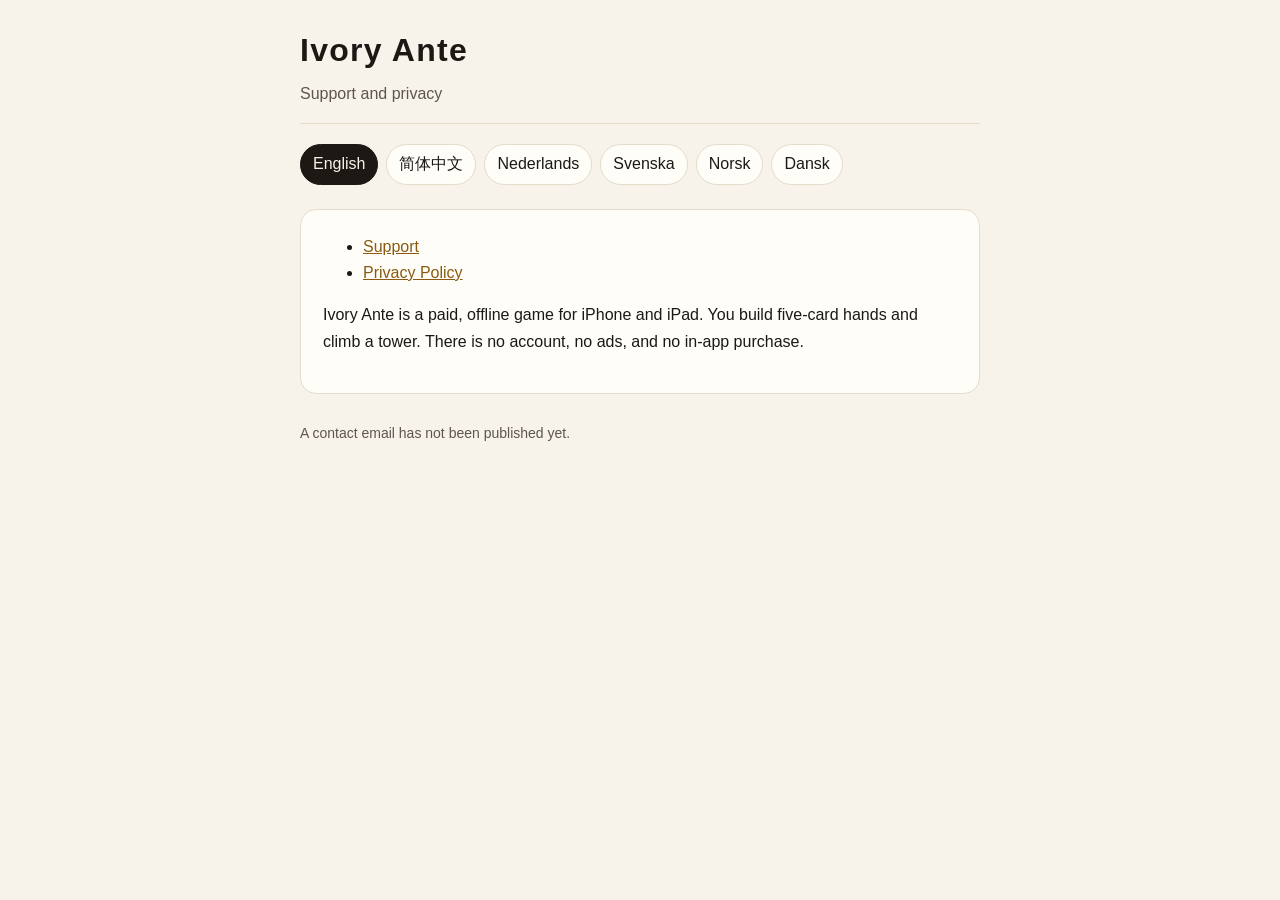
<file: index.html>
<!DOCTYPE html>
<html lang="en">
<head>
  <meta charset="utf-8">
  <meta name="viewport" content="width=device-width, initial-scale=1">
  <title>Ivory Ante</title>
  <link rel="stylesheet" href="style.css">
  <script src="lang.js" defer></script>
</head>
<body>
  <div class="wrap">
    <header>
      <h1>Ivory Ante</h1>
      <p class="sub">
        <span data-i18n-lang="en">Support and privacy</span>
        <span data-i18n-lang="zh-Hans" hidden>支持与隐私</span>
        <span data-i18n-lang="nl" hidden>Ondersteuning en privacy</span>
        <span data-i18n-lang="sv" hidden>Support och integritet</span>
        <span data-i18n-lang="nb" hidden>Støtte og personvern</span>
        <span data-i18n-lang="da" hidden>Support og privatliv</span>
      </p>
    </header>
    <nav class="lang-bar" aria-label="Language">
      <button type="button" data-lang="en">English</button>
      <button type="button" data-lang="zh-Hans">简体中文</button>
      <button type="button" data-lang="nl">Nederlands</button>
      <button type="button" data-lang="sv">Svenska</button>
      <button type="button" data-lang="nb">Norsk</button>
      <button type="button" data-lang="da">Dansk</button>
    </nav>

    <section class="doc" data-i18n-lang="en">
      <ul>
        <li><a href="support.html">Support</a></li>
        <li><a href="privacy.html">Privacy Policy</a></li>
      </ul>
      <p>Ivory Ante is a paid, offline game for iPhone and iPad. You build five-card hands and climb a tower. There is no account, no ads, and no in-app purchase.</p>
    </section>
    <section class="doc" data-i18n-lang="zh-Hans" hidden>
      <ul>
        <li><a href="support.html">支持</a></li>
        <li><a href="privacy.html">隐私政策</a></li>
      </ul>
      <p>Ivory Ante 是一款买断的离线游戏，可在 iPhone 和 iPad 上玩。你用五张牌组爬一座塔。没有账号，没有广告，没有内购。</p>
    </section>
    <section class="doc" data-i18n-lang="nl" hidden>
      <ul>
        <li><a href="support.html">Ondersteuning</a></li>
        <li><a href="privacy.html">Privacybeleid</a></li>
      </ul>
      <p>Ivory Ante is een betaald offline spel voor iPhone en iPad. Je bouwt handen van vijf kaarten en beklimt een toren. Geen account, geen advertenties en geen aankopen in de app.</p>
    </section>
    <section class="doc" data-i18n-lang="sv" hidden>
      <ul>
        <li><a href="support.html">Support</a></li>
        <li><a href="privacy.html">Integritetspolicy</a></li>
      </ul>
      <p>Ivory Ante är ett köpt offlinespel för iPhone och iPad. Du bygger händer med fem kort och klättrar i ett torn. Inget konto, inga annonser och inga köp i appen.</p>
    </section>
    <section class="doc" data-i18n-lang="nb" hidden>
      <ul>
        <li><a href="support.html">Støtte</a></li>
        <li><a href="privacy.html">Personvernerklæring</a></li>
      </ul>
      <p>Ivory Ante er et betalt offlinespill for iPhone og iPad. Du bygger hender med fem kort og klatrer i et tårn. Ingen konto, ingen annonser og ingen kjøp i appen.</p>
    </section>
    <section class="doc" data-i18n-lang="da" hidden>
      <ul>
        <li><a href="support.html">Support</a></li>
        <li><a href="privacy.html">Privatlivspolitik</a></li>
      </ul>
      <p>Ivory Ante er et betalt offlinespil til iPhone og iPad. Du bygger hænder med fem kort og klatrer i et tårn. Ingen konto, ingen reklamer og ingen køb i appen.</p>
    </section>
    <footer>
      <p>
        <span data-i18n-lang="en">A contact email has not been published yet.</span>
        <span data-i18n-lang="zh-Hans" hidden>联系邮箱尚未公布。</span>
        <span data-i18n-lang="nl" hidden>Er is nog geen contactadres gepubliceerd.</span>
        <span data-i18n-lang="sv" hidden>Ingen kontaktadress är publicerad ännu.</span>
        <span data-i18n-lang="nb" hidden>Ingen kontaktadresse er publisert ennå.</span>
        <span data-i18n-lang="da" hidden>Der er endnu ikke offentliggjort en kontaktadresse.</span>
      </p>
    </footer>
  </div>
</body>
</html>
</file>
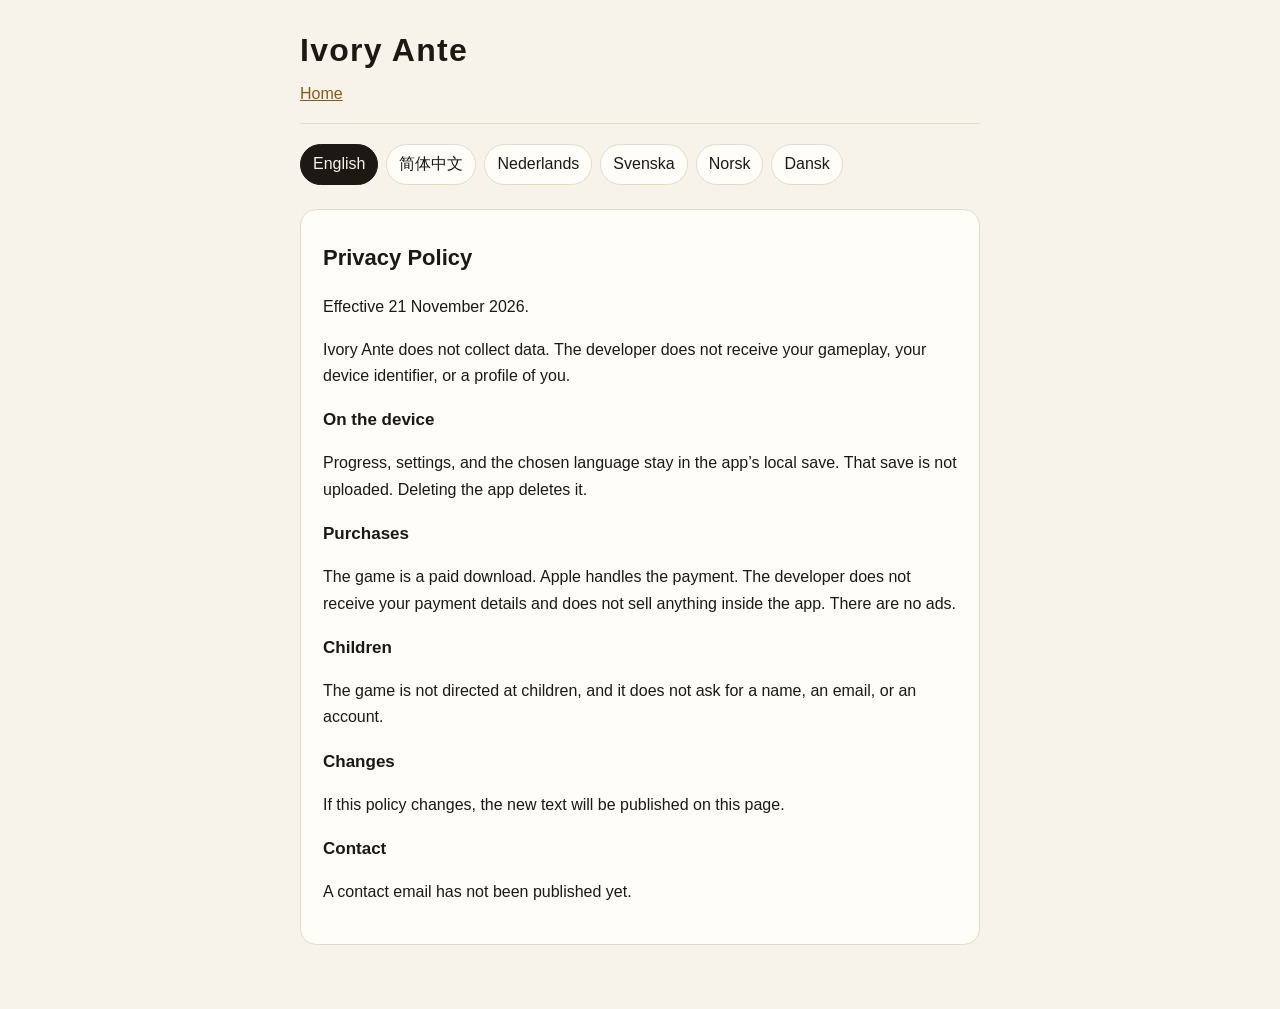
<file: privacy.html>
<!DOCTYPE html>
<html lang="en">
<head>
  <meta charset="utf-8">
  <meta name="viewport" content="width=device-width, initial-scale=1">
  <title>Ivory Ante — Privacy</title>
  <link rel="stylesheet" href="style.css">
  <script src="lang.js" defer></script>
</head>
<body>
  <div class="wrap">
    <header>
      <h1>Ivory Ante</h1>
      <p class="sub"><a href="index.html">Home</a></p>
    </header>
    <nav class="lang-bar" aria-label="Language">
      <button type="button" data-lang="en">English</button>
      <button type="button" data-lang="zh-Hans">简体中文</button>
      <button type="button" data-lang="nl">Nederlands</button>
      <button type="button" data-lang="sv">Svenska</button>
      <button type="button" data-lang="nb">Norsk</button>
      <button type="button" data-lang="da">Dansk</button>
    </nav>

    <section class="doc" data-i18n-lang="en">
      <h2>Privacy Policy</h2>
      <p>Effective 21 November 2026.</p>
      <p>Ivory Ante does not collect data. The developer does not receive your gameplay, your device identifier, or a profile of you.</p>
      <h3>On the device</h3>
      <p>Progress, settings, and the chosen language stay in the app’s local save. That save is not uploaded. Deleting the app deletes it.</p>
      <h3>Purchases</h3>
      <p>The game is a paid download. Apple handles the payment. The developer does not receive your payment details and does not sell anything inside the app. There are no ads.</p>
      <h3>Children</h3>
      <p>The game is not directed at children, and it does not ask for a name, an email, or an account.</p>
      <h3>Changes</h3>
      <p>If this policy changes, the new text will be published on this page.</p>
      <h3>Contact</h3>
      <p>A contact email has not been published yet.</p>
    </section>

    <section class="doc" data-i18n-lang="zh-Hans" hidden>
      <h2>隐私政策</h2>
      <p>自 2026 年 11 月 21 日起生效。</p>
      <p>Ivory Ante 不收集数据。开发者收不到你的游玩记录、设备标识，也不会给你建档。</p>
      <h3>留在设备上的内容</h3>
      <p>进度、设置和所选语言存在 App 的本地存档里。存档不会上传。删掉 App 就会删掉存档。</p>
      <h3>购买</h3>
      <p>这是买断下载。付款由 Apple 处理。开发者拿不到你的付款资料，App 里也不再卖东西。没有广告。</p>
      <h3>儿童</h3>
      <p>这款游戏不面向儿童，也不索取姓名、邮箱或账号。</p>
      <h3>变更</h3>
      <p>政策若有改动，新文本会发在本页。</p>
      <h3>联系</h3>
      <p>联系邮箱尚未公布。</p>
    </section>

    <section class="doc" data-i18n-lang="nl" hidden>
      <h2>Privacybeleid</h2>
      <p>Van kracht op 21 november 2026.</p>
      <p>Ivory Ante verzamelt geen gegevens. De ontwikkelaar ontvangt je spelverloop, je apparaat-id of een profiel van jou niet.</p>
      <h3>Op het apparaat</h3>
      <p>Voortgang, instellingen en de gekozen taal blijven in de lokale opslag van de app. Die opslag wordt niet geüpload. De app verwijderen wist hem.</p>
      <h3>Aankopen</h3>
      <p>Het spel is een betaalde download. Apple verwerkt de betaling. De ontwikkelaar krijgt je betaalgegevens niet en verkoopt niets in de app. Er zijn geen advertenties.</p>
      <h3>Kinderen</h3>
      <p>Het spel richt zich niet op kinderen en vraagt niet om een naam, e-mail of account.</p>
      <h3>Wijzigingen</h3>
      <p>Als dit beleid verandert, staat de nieuwe tekst op deze pagina.</p>
      <h3>Contact</h3>
      <p>Er is nog geen contactadres gepubliceerd.</p>
    </section>

    <section class="doc" data-i18n-lang="sv" hidden>
      <h2>Integritetspolicy</h2>
      <p>Gäller från 21 november 2026.</p>
      <p>Ivory Ante samlar inte in data. Utvecklaren får inte ditt spelande, din enhetsidentifierare eller en profil om dig.</p>
      <h3>På enheten</h3>
      <p>Framsteg, inställningar och valt språk ligger i appens lokala sparning. Den laddas inte upp. Tar du bort appen försvinner den.</p>
      <h3>Köp</h3>
      <p>Spelet är en betald nedladdning. Apple hanterar betalningen. Utvecklaren får inte dina betalningsuppgifter och säljer inget i appen. Det finns inga annonser.</p>
      <h3>Barn</h3>
      <p>Spelet riktar sig inte till barn och ber inte om namn, e-post eller konto.</p>
      <h3>Ändringar</h3>
      <p>Om policyn ändras publiceras den nya texten på den här sidan.</p>
      <h3>Kontakt</h3>
      <p>Ingen kontaktadress är publicerad ännu.</p>
    </section>

    <section class="doc" data-i18n-lang="nb" hidden>
      <h2>Personvernerklæring</h2>
      <p>Gjelder fra 21. november 2026.</p>
      <p>Ivory Ante samler ikke inn data. Utvikleren mottar ikke spillingen din, enhetsidentifikatoren din eller en profil om deg.</p>
      <h3>På enheten</h3>
      <p>Fremgang, innstillinger og valgt språk ligger i appens lokale lagring. Den lastes ikke opp. Sletter du appen, slettes den.</p>
      <h3>Kjøp</h3>
      <p>Spillet er en betalt nedlasting. Apple håndterer betalingen. Utvikleren får ikke betalingsopplysningene dine og selger ingenting i appen. Det er ingen annonser.</p>
      <h3>Barn</h3>
      <p>Spillet er ikke rettet mot barn og ber ikke om navn, e-post eller konto.</p>
      <h3>Endringer</h3>
      <p>Hvis erklæringen endres, publiseres den nye teksten på denne siden.</p>
      <h3>Kontakt</h3>
      <p>Ingen kontaktadresse er publisert ennå.</p>
    </section>

    <section class="doc" data-i18n-lang="da" hidden>
      <h2>Privatlivspolitik</h2>
      <p>Gælder fra 21. november 2026.</p>
      <p>Ivory Ante indsamler ikke data. Udvikleren modtager ikke dit spil, dit enheds-id eller en profil om dig.</p>
      <h3>På enheden</h3>
      <p>Fremskridt, indstillinger og det valgte sprog ligger i appens lokale gem. Det uploades ikke. Sletter du appen, slettes det.</p>
      <h3>Køb</h3>
      <p>Spillet er en betalt download. Apple håndterer betalingen. Udvikleren får ikke dine betalingsoplysninger og sælger ikke noget i appen. Der er ingen reklamer.</p>
      <h3>Børn</h3>
      <p>Spillet er ikke rettet mod børn og beder ikke om navn, e-mail eller konto.</p>
      <h3>Ændringer</h3>
      <p>Hvis politikken ændres, offentliggøres den nye tekst på denne side.</p>
      <h3>Kontakt</h3>
      <p>Der er endnu ikke offentliggjort en kontaktadresse.</p>
    </section>
  </div>
</body>
</html>
</file>
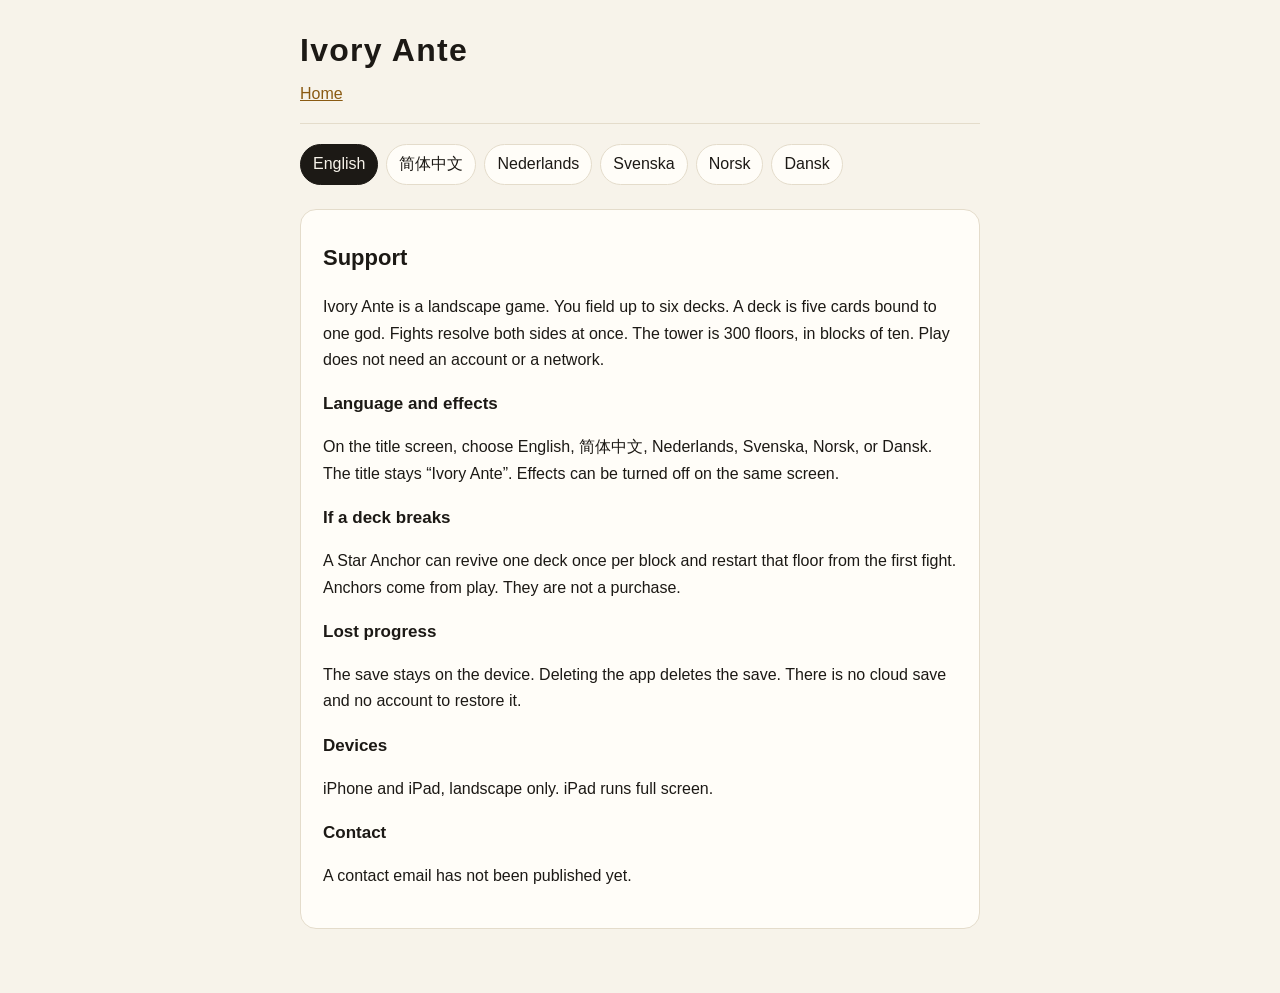
<file: support.html>
<!DOCTYPE html>
<html lang="en">
<head>
  <meta charset="utf-8">
  <meta name="viewport" content="width=device-width, initial-scale=1">
  <title>Ivory Ante — Support</title>
  <link rel="stylesheet" href="style.css">
  <script src="lang.js" defer></script>
</head>
<body>
  <div class="wrap">
    <header>
      <h1>Ivory Ante</h1>
      <p class="sub"><a href="index.html">Home</a></p>
    </header>
    <nav class="lang-bar" aria-label="Language">
      <button type="button" data-lang="en">English</button>
      <button type="button" data-lang="zh-Hans">简体中文</button>
      <button type="button" data-lang="nl">Nederlands</button>
      <button type="button" data-lang="sv">Svenska</button>
      <button type="button" data-lang="nb">Norsk</button>
      <button type="button" data-lang="da">Dansk</button>
    </nav>

    <section class="doc" data-i18n-lang="en">
      <h2>Support</h2>
      <p>Ivory Ante is a landscape game. You field up to six decks. A deck is five cards bound to one god. Fights resolve both sides at once. The tower is 300 floors, in blocks of ten. Play does not need an account or a network.</p>
      <h3>Language and effects</h3>
      <p>On the title screen, choose English, 简体中文, Nederlands, Svenska, Norsk, or Dansk. The title stays “Ivory Ante”. Effects can be turned off on the same screen.</p>
      <h3>If a deck breaks</h3>
      <p>A Star Anchor can revive one deck once per block and restart that floor from the first fight. Anchors come from play. They are not a purchase.</p>
      <h3>Lost progress</h3>
      <p>The save stays on the device. Deleting the app deletes the save. There is no cloud save and no account to restore it.</p>
      <h3>Devices</h3>
      <p>iPhone and iPad, landscape only. iPad runs full screen.</p>
      <h3>Contact</h3>
      <p>A contact email has not been published yet.</p>
    </section>

    <section class="doc" data-i18n-lang="zh-Hans" hidden>
      <h2>支持</h2>
      <p>Ivory Ante 是横屏游戏。你最多可以带六套牌组。一套是五张牌，绑一位神。交锋时双方同时掉血。塔有 300 层，十层一档。不需要账号，也不需要网络。</p>
      <h3>语言和特效</h3>
      <p>标题画面可以选择 English、简体中文、Nederlands、Svenska、Norsk 或 Dansk。标题始终是 Ivory Ante。同一画面可以关掉特效。</p>
      <h3>卡组报废</h3>
      <p>星锚可以在每一档里复活一套卡组一次，并从本层第一场重打。星锚来自游戏过程，不是购买的。</p>
      <h3>进度丢了</h3>
      <p>存档只在这台设备上。删掉 App 就会删掉存档。没有云存档，也没有账号可以找回。</p>
      <h3>设备</h3>
      <p>iPhone 和 iPad，只支持横屏。iPad 全屏运行。</p>
      <h3>联系</h3>
      <p>联系邮箱尚未公布。</p>
    </section>

    <section class="doc" data-i18n-lang="nl" hidden>
      <h2>Ondersteuning</h2>
      <p>Ivory Ante is een liggend spel. Je neemt tot zes dekken mee. Een dek is vijf kaarten gebonden aan één god. In een gevecht verliezen beide kanten tegelijk leven. De toren heeft 300 verdiepingen, in blokken van tien. Je hebt geen account en geen netwerk nodig.</p>
      <h3>Taal en effecten</h3>
      <p>Kies op het titelscherm English, 简体中文, Nederlands, Svenska, Norsk of Dansk. De titel blijft Ivory Ante. Effecten zet je op hetzelfde scherm uit.</p>
      <h3>Een dek breekt</h3>
      <p>Een steranker wekt één dek één keer per blok en herstart die verdieping bij het eerste gevecht. Ankers komen uit het spel. Je koopt ze niet.</p>
      <h3>Voortgang kwijt</h3>
      <p>De opslag staat alleen op het apparaat. De app verwijderen wist de opslag. Er is geen cloudopslag en geen account om hem terug te halen.</p>
      <h3>Apparaten</h3>
      <p>iPhone en iPad, alleen liggend. iPad speelt op het volledige scherm.</p>
      <h3>Contact</h3>
      <p>Er is nog geen contactadres gepubliceerd.</p>
    </section>

    <section class="doc" data-i18n-lang="sv" hidden>
      <h2>Support</h2>
      <p>Ivory Ante är ett liggande spel. Du tar med upp till sex lekar. En lek är fem kort bundna till en gud. I en strid förlorar båda sidor liv samtidigt. Tornet har 300 våningar, i block om tio. Du behöver inget konto och inget nät.</p>
      <h3>Språk och effekter</h3>
      <p>Välj English, 简体中文, Nederlands, Svenska, Norsk eller Dansk på titelskärmen. Titeln förblir Ivory Ante. Effekter stängs av på samma skärm.</p>
      <h3>En lek går sönder</h3>
      <p>Ett stjärnankare väcker en lek en gång per block och startar om den våningen från första striden. Ankare kommer från spelet. De köps inte.</p>
      <h3>Förlorat framsteg</h3>
      <p>Sparningen finns bara på enheten. Tar du bort appen försvinner sparningen. Det finns ingen molnsparning och inget konto att återställa den med.</p>
      <h3>Enheter</h3>
      <p>iPhone och iPad, endast liggande. iPad körs i helskärm.</p>
      <h3>Kontakt</h3>
      <p>Ingen kontaktadress är publicerad ännu.</p>
    </section>

    <section class="doc" data-i18n-lang="nb" hidden>
      <h2>Støtte</h2>
      <p>Ivory Ante er et liggende spill. Du tar med opptil seks stokker. En stokk er fem kort bundet til én gud. I en kamp mister begge sider liv samtidig. Tårnet har 300 etasjer, i blokker på ti. Du trenger ingen konto og ikke nett.</p>
      <h3>Språk og effekter</h3>
      <p>Velg English, 简体中文, Nederlands, Svenska, Norsk eller Dansk på tittelskjermen. Tittelen forblir Ivory Ante. Effekter slås av på samme skjerm.</p>
      <h3>En stokk ryker</h3>
      <p>Et stjerneanker vekker én stokk én gang per blokk og starter den etasjen fra første kamp. Anker kommer fra spillet. De kjøpes ikke.</p>
      <h3>Tapt fremgang</h3>
      <p>Lagringen ligger bare på enheten. Sletter du appen, slettes lagringen. Det finnes ingen skylagring og ingen konto å hente den tilbake med.</p>
      <h3>Enheter</h3>
      <p>iPhone og iPad, bare liggende. iPad kjører i fullskjerm.</p>
      <h3>Kontakt</h3>
      <p>Ingen kontaktadresse er publisert ennå.</p>
    </section>

    <section class="doc" data-i18n-lang="da" hidden>
      <h2>Support</h2>
      <p>Ivory Ante er et liggende spil. Du tager op til seks bunker med. En bunke er fem kort bundet til én gud. I en kamp mister begge sider liv samtidig. Tårnet har 300 etager, i blokke af ti. Du behøver ingen konto og intet net.</p>
      <h3>Sprog og effekter</h3>
      <p>Vælg English, 简体中文, Nederlands, Svenska, Norsk eller Dansk på titelskærmen. Titlen forbliver Ivory Ante. Effekter slås fra på samme skærm.</p>
      <h3>En bunke går i stykker</h3>
      <p>Et stjerneanker vækker én bunke én gang pr. blok og starter den etage forfra fra første kamp. Ankre kommer fra spillet. De købes ikke.</p>
      <h3>Tabt fremskridt</h3>
      <p>Gemmet ligger kun på enheden. Sletter du appen, slettes gemmet. Der er ingen skylagring og ingen konto at hente det tilbage med.</p>
      <h3>Enheder</h3>
      <p>iPhone og iPad, kun liggende. iPad kører i fuld skærm.</p>
      <h3>Kontakt</h3>
      <p>Der er endnu ikke offentliggjort en kontaktadresse.</p>
    </section>
  </div>
</body>
</html>
</file>
<file: style.css>
:root {
  color-scheme: light dark;
  --text: #1c1915;
  --muted: #5c564c;
  --bg: #f7f3ea;
  --card: #fffdf8;
  --border: #e4dccb;
  --link: #8a5a12;
  --accent: #1c1915;
}
@media (prefers-color-scheme: dark) {
  :root {
    --text: #f4efe4;
    --muted: #b7ad9c;
    --bg: #14110e;
    --card: #1d1914;
    --border: #3a332a;
    --link: #e2c27a;
    --accent: #f4efe4;
  }
}
* { box-sizing: border-box; }
body {
  margin: 0;
  font-family: -apple-system, BlinkMacSystemFont, "Segoe UI", Roboto, "Helvetica Neue", Arial, "PingFang SC", "Hiragino Sans GB", sans-serif;
  line-height: 1.65;
  color: var(--text);
  background: var(--bg);
}
.wrap {
  max-width: 720px;
  margin: 0 auto;
  padding: 24px 20px 64px;
}
header {
  margin-bottom: 20px;
  padding-bottom: 16px;
  border-bottom: 1px solid var(--border);
}
header h1 {
  margin: 0 0 4px;
  font-size: 32px;
  letter-spacing: 0.04em;
}
header .sub { margin: 0; color: var(--muted); }
.lang-bar {
  display: flex;
  flex-wrap: wrap;
  gap: 8px;
  margin: 16px 0 24px;
}
.lang-bar button {
  border: 1px solid var(--border);
  background: var(--card);
  color: var(--text);
  border-radius: 999px;
  padding: 6px 12px;
  font: inherit;
  cursor: pointer;
}
.lang-bar button.active {
  background: var(--accent);
  color: var(--bg);
  border-color: var(--accent);
}
.doc {
  background: var(--card);
  border: 1px solid var(--border);
  border-radius: 16px;
  padding: 8px 22px 22px;
}
.doc h2 { font-size: 22px; margin-top: 22px; }
.doc h3 { font-size: 17px; margin-bottom: 6px; }
a { color: var(--link); }
footer {
  margin-top: 28px;
  color: var(--muted);
  font-size: 14px;
}
</file>
